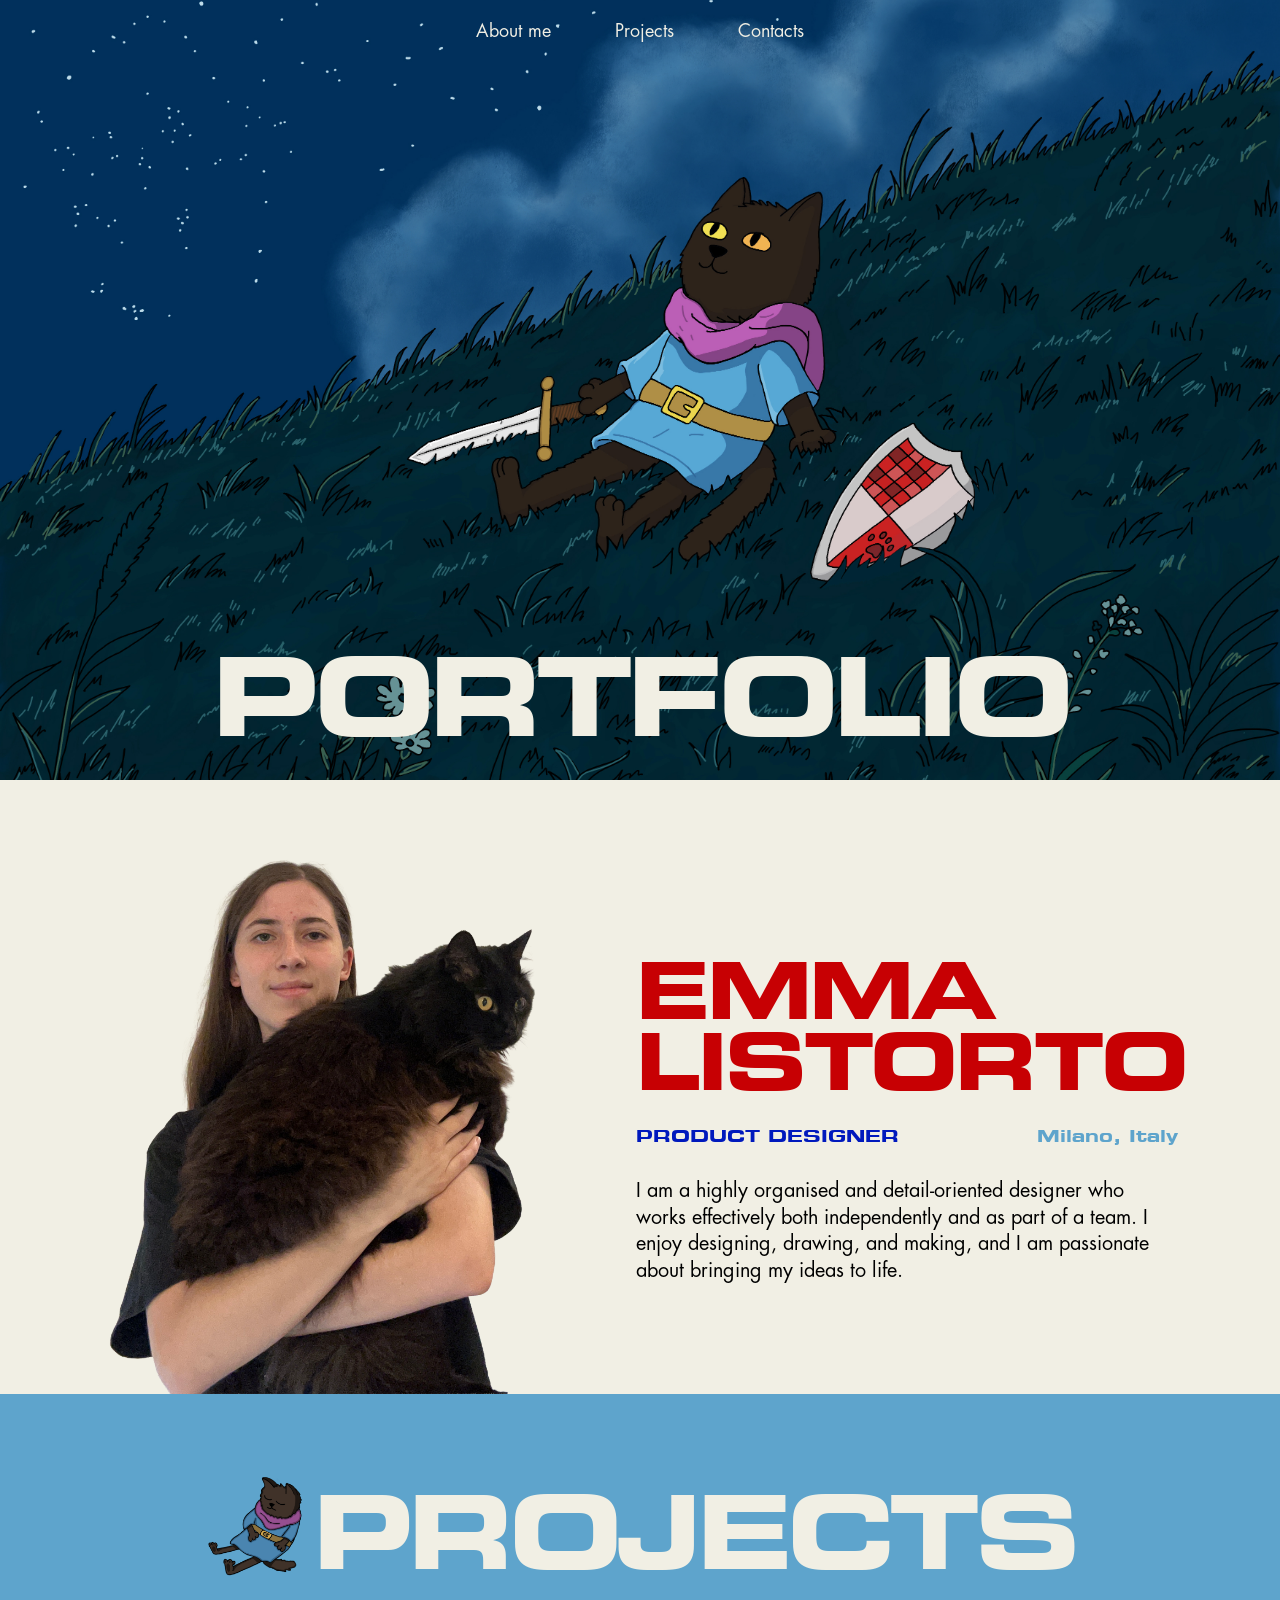
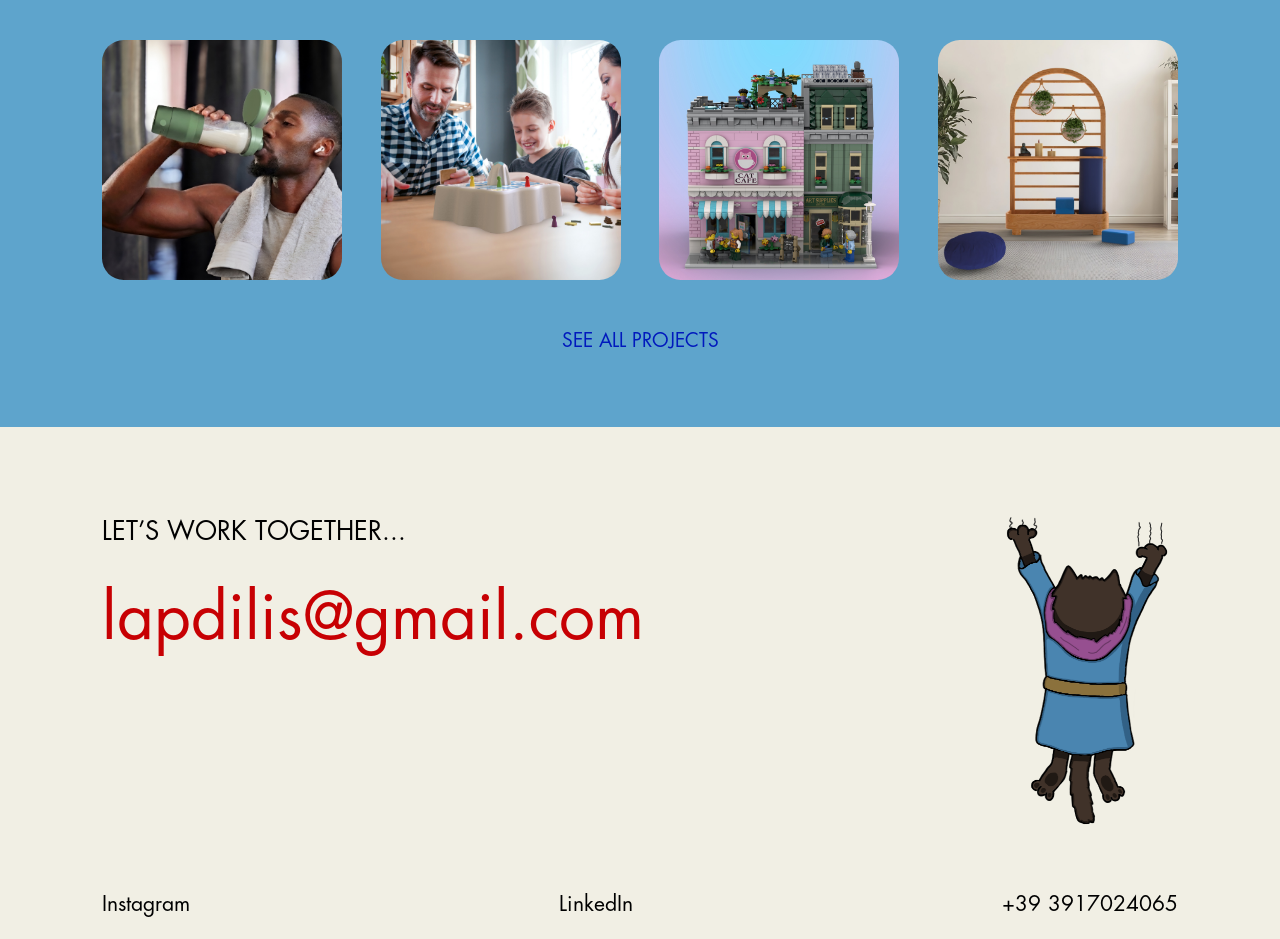
<file: index.html>
<!DOCTYPE html>
<html lang="en">

<head>
    <meta charset="UTF-8">
    <meta name="viewport" content="width=device-width, initial-scale=1.0">

    <title>Emma Listorto — Portfolio</title>

    <meta
        name="description"
        content="Emma Listorto — Product Designer"
    >

    <link rel="stylesheet" href="css/style.css">
</head>


<body>

    <!-- =====================================================
         HERO
         ===================================================== -->

    <header class="hero" id="home">

        <nav class="navbar" aria-label="Main navigation">
            <a href="#about">About me</a>
            <a href="#projects">Projects</a>
            <a href="#contacts">Contacts</a>
        </nav>

        <h1 class="hero-title">PORTFOLIO</h1>

    </header>


    <main>

        <!-- =================================================
             ABOUT
             ================================================= -->

        <section class="about section-cream" id="about">

            <div class="about-inner">

                <div class="about-image-wrap">
                    <img
                        class="about-image"
                        src="images/v1_32.png"
                        alt="Emma holding her cat"
                    >
                </div>

                <div class="about-content">

                    <h2 class="about-name">
                        EMMA<br>
                        LISTORTO
                    </h2>

                    <div class="about-meta">

                        <span class="about-role">
                            PRODUCT DESIGNER
                        </span>

                        <span class="about-location">
                            Milano, Italy
                        </span>

                    </div>

                    <p class="about-description">
                        I am a highly organised and detail-oriented designer who works effectively
                        both independently and as part of a team. I enjoy designing, drawing, and
                        making, and I am passionate about bringing my ideas to life.
                    </p>

                </div>

            </div>

        </section>


        <!-- =================================================
             PROJECTS
             ================================================= -->

        <section class="projects section-blue" id="projects">

            <div class="projects-heading">

                <img
                    class="projects-cat"
                    src="images/v1_24.png"
                    alt=""
                    aria-hidden="true"
                >

                <h2>PROJECTS</h2>

            </div>


            <div class="projects-grid">

                <!-- FRU FRU -->

                <a
                    class="project-card project-card-image"
                    href="fru-fru.html"
                    aria-label="FRU FRU — Portable blender"
                    style="background-image: url('images/blender.png');"
                ></a>


                <!-- SIKU -->

                <a
                    class="project-card project-card-image"
                    href="siku.html"
                    aria-label="SIKU — Kids board game"
                    style="background-image: url('images/siku.jpg');"
                ></a>


                <!-- LEGO -->

                <a
                    class="project-card project-card-image"
                    href="lego.html"
                    aria-label="CAT CAFE & ART SUPPLIES SHOP — Lego design submission"
                    style="background-image: url('images/lego.jpg');"
                ></a>


                <!-- ZENIT -->

                <a
                    class="project-card project-card-image"
                    href="zenit.html"
                    aria-label="ZENIT — Yoga shelf"
                    style="background-image: url('images/zenit.jpg');"
                ></a>

            </div>


            <a
                class="all-projects-link"
                href="all-projects.html"
            >
                SEE ALL PROJECTS
            </a>

        </section>


        <!-- =================================================
             CONTACTS
             ================================================= -->

        <section class="contacts section-cream" id="contacts">

            <div class="contacts-inner">

                <div class="contacts-main">

                    <p class="contact-intro">
                        LET’S WORK TOGETHER...
                    </p>

                    <a
                        class="email"
                        href="mailto:lapdilis@gmail.com"
                    >
                        lapdilis@gmail.com
                    </a>

                </div>

                <img
                    class="contacts-cat"
                    src="images/v1_23.png"
                    alt=""
                    aria-hidden="true"
                >

                <div class="contact-links">

                    <a href="#" aria-label="Instagram">
                        Instagram
                    </a>

                    <a href="#" aria-label="LinkedIn">
                        LinkedIn
                    </a>

                    <a
                        href="tel:+393917024065"
                        aria-label="Phone number"
                    >
                        +39 3917024065
                    </a>

                </div>

            </div>

        </section>

    </main>

</body>

</html>
</file>
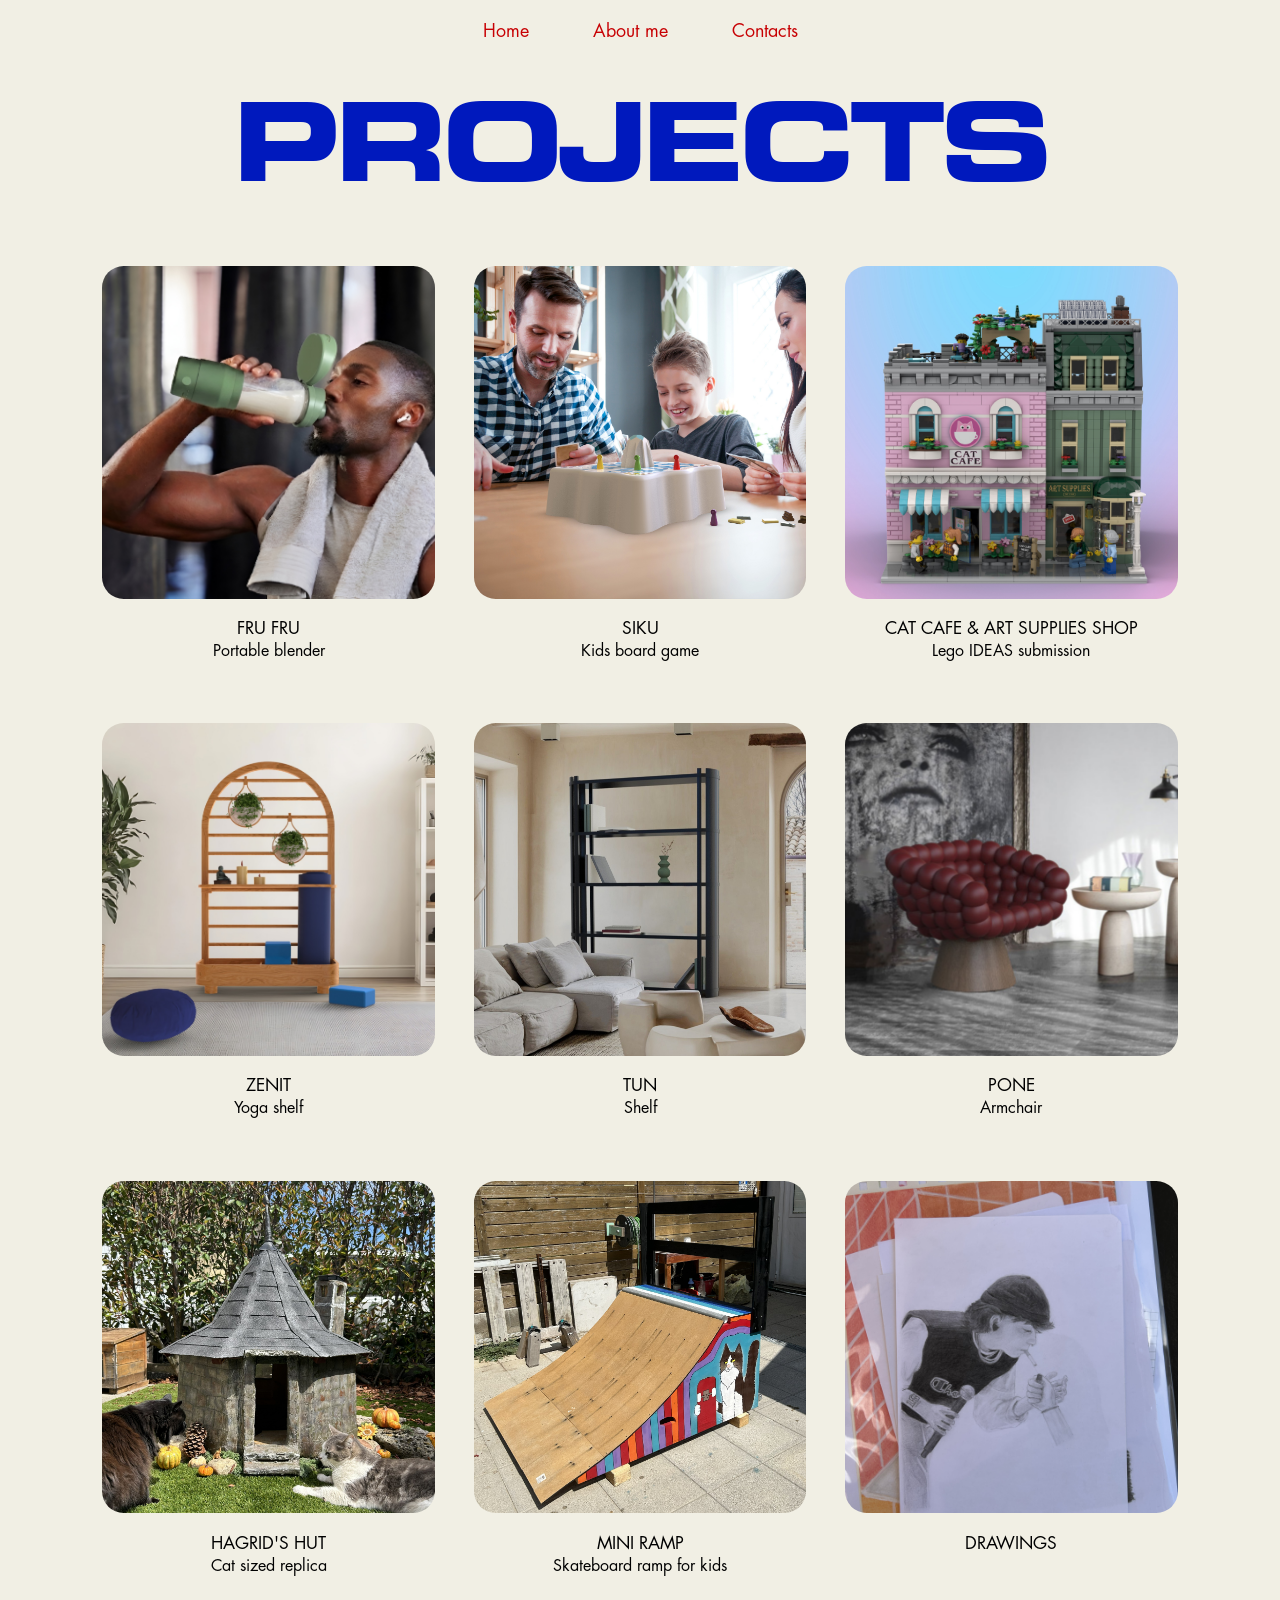
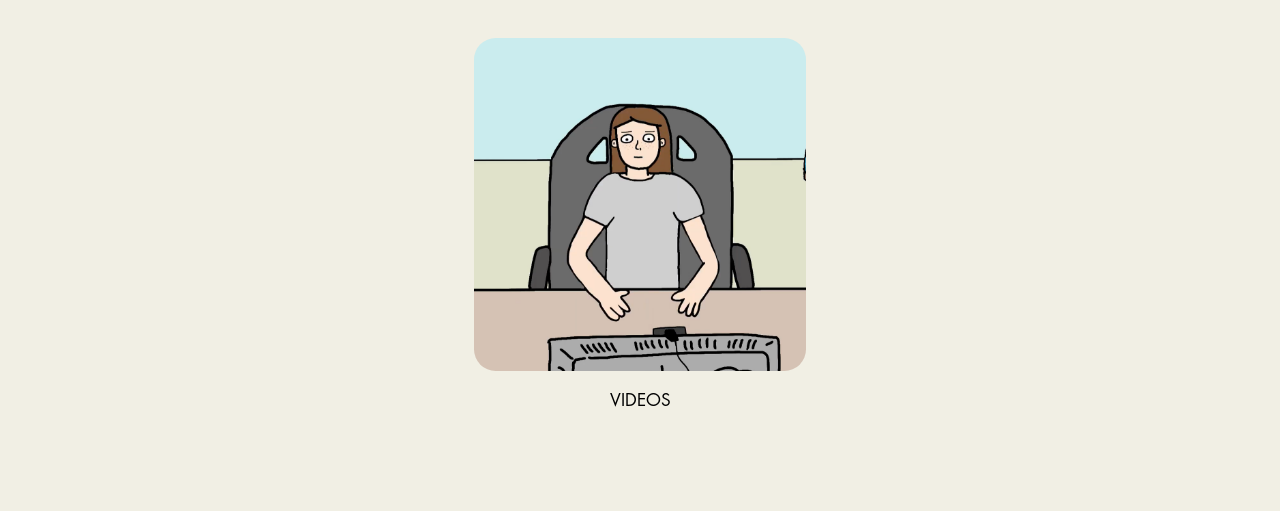
<file: all-projects.html>
<!DOCTYPE html>
<html lang="en">

<head>

    <meta charset="UTF-8">

    <meta
        name="viewport"
        content="width=device-width, initial-scale=1.0"
    >

    <title>Projects — Emma Listorto</title>

    <meta
        name="description"
        content="PORTFOLIO - All projects"
    >

    <link
        rel="stylesheet"
        href="css/all-projects.css"
    >

</head>


<body>

    <!-- =====================================================
         NAVIGATION
         ===================================================== -->

    <header class="projects-header">

        <nav
            class="navbar"
            aria-label="Main navigation"
        >

            <a href="index.html#home">
                Home
            </a>

            <a href="index.html#about">
                About me
            </a>

            <a href="index.html#contacts">
                Contacts
            </a>

        </nav>

    </header>


    <main>

        <!-- =================================================
             PROJECTS
             ================================================= -->

        <section class="all-projects">

            <h1 class="projects-title">
                PROJECTS
            </h1>


            <div class="all-projects-grid">


                <!-- =================================================
                     PROJECT 1 — FRU FRU
                     ================================================= -->

                <a
                    class="project-item"
                    href="fru-fru.html"
                    aria-label="FRU FRU — Portable blender"
                >

                    <div
                        class="project-image"
                        style="background-image: url('images/blender.png');"
                    ></div>

                    <div class="project-info">

                        <h2>
                            FRU FRU
                        </h2>

                        <p>
                            Portable blender
                        </p>

                    </div>

                </a>


                <!-- =================================================
                     PROJECT 2 — SIKU
                     ================================================= -->

                <a
                    class="project-item"
                    href="siku.html"
                    aria-label="SIKU — Kids board game"
                >

                    <div
                        class="project-image"
                        style="background-image: url('images/siku.jpg');"
                    ></div>

                    <div class="project-info">

                        <h2>
                            SIKU
                        </h2>

                        <p>
                            Kids board game
                        </p>

                    </div>

                </a>


                <!-- =================================================
                     PROJECT 3 — LEGO
                     ================================================= -->

                <a
                    class="project-item"
                    href="lego.html"
                    aria-label="CAT CAFE & ART SUPPLIES SHOP — Lego IDEAS submission"
                >

                    <div
                        class="project-image"
                        style="background-image: url('images/lego.jpg');"
                    ></div>

                    <div class="project-info">

                        <h2>
                            CAT CAFE &amp; ART SUPPLIES SHOP
                        </h2>

                        <p>
                            Lego IDEAS submission
                        </p>

                    </div>

                </a>


                <!-- =================================================
                     PROJECT 4 — ZENIT
                     ================================================= -->

                <a
                    class="project-item"
                    href="zenit.html"
                    aria-label="ZENIT — Yoga shelf"
                >

                    <div
                        class="project-image"
                        style="background-image: url('images/zenit.jpg');"
                    ></div>

                    <div class="project-info">

                        <h2>
                            ZENIT
                        </h2>

                        <p>
                            Yoga shelf
                        </p>

                    </div>

                </a>


                <!-- =================================================
                     PROJECT 5 — TUN
                     ================================================= -->

                <a
                    class="project-item"
                    href="tun.html"
                    aria-label="TUN — Shelf"
                >

                    <div
                        class="project-image"
                        style="background-image: url('images/tun.jpg');"
                    ></div>

                    <div class="project-info">

                        <h2>
                            TUN
                        </h2>

                        <p>
                            Shelf
                        </p>

                    </div>

                </a>


                <!-- =================================================
                     PROJECT 6 — PONE
                     ================================================= -->

                <a
                    class="project-item"
                    href="pone.html"
                    aria-label="PONE — Armchair"
                >

                    <div
                        class="project-image"
                        style="background-image: url('images/pone.png');"
                    ></div>

                    <div class="project-info">

                        <h2>
                            PONE
                        </h2>

                        <p>
                            Armchair
                        </p>

                    </div>

                </a>


                <!-- =================================================
                     PROJECT 7 — HAGRID'S HUT
                     ================================================= -->

                <a
                    class="project-item"
                    href="hagrids-hut.html"
                    aria-label="Hagrid's Hut — Cat sized replica"
                >

                    <div
                        class="project-image"
                        style="background-image: url('images/hagrids-hut.jpg');"
                    ></div>

                    <div class="project-info">

                        <h2>
                            HAGRID'S HUT
                        </h2>

                        <p>
                            Cat sized replica
                        </p>

                    </div>

                </a>


                <!-- =================================================
                     PROJECT 8 — MINI RAMP
                     ================================================= -->

                <a
                    class="project-item"
                    href="mini-ramp.html"
                    aria-label="Mini Ramp — Skateboard ramp for kids"
                >

                    <div
                        class="project-image"
                        style="background-image: url('images/mini-ramp.jpg');"
                    ></div>

                    <div class="project-info">

                        <h2>
                            MINI RAMP
                        </h2>

                        <p>
                            Skateboard ramp for kids
                        </p>

                    </div>

                </a>


                <!-- =================================================
                     PROJECT 9 — DRAWINGS
                     ================================================= -->

                <a
                    class="project-item"
                    href="drawings.html"
                    aria-label="Drawings"
                >

                    <div
                        class="project-image"
                        style="background-image: url('images/drawings.jpg');"
                    ></div>

                    <div class="project-info">

                        <h2>
                            DRAWINGS
                        </h2>

                    </div>

                </a>


                <!-- =================================================
                     PROJECT 10 — VIDEOS
                     ================================================= -->

                <a
                    class="project-item project-item-video"
                    href="videos.html"
                    aria-label="Videos"
                >

                    <div
                        class="project-image"
                        style="background-image: url('images/videos.png');"
                    ></div>

                    <div class="project-info">

                        <h2>
                            VIDEOS
                        </h2>

                    </div>

                </a>


            </div>

        </section>

    </main>

</body>

</html>
</file>
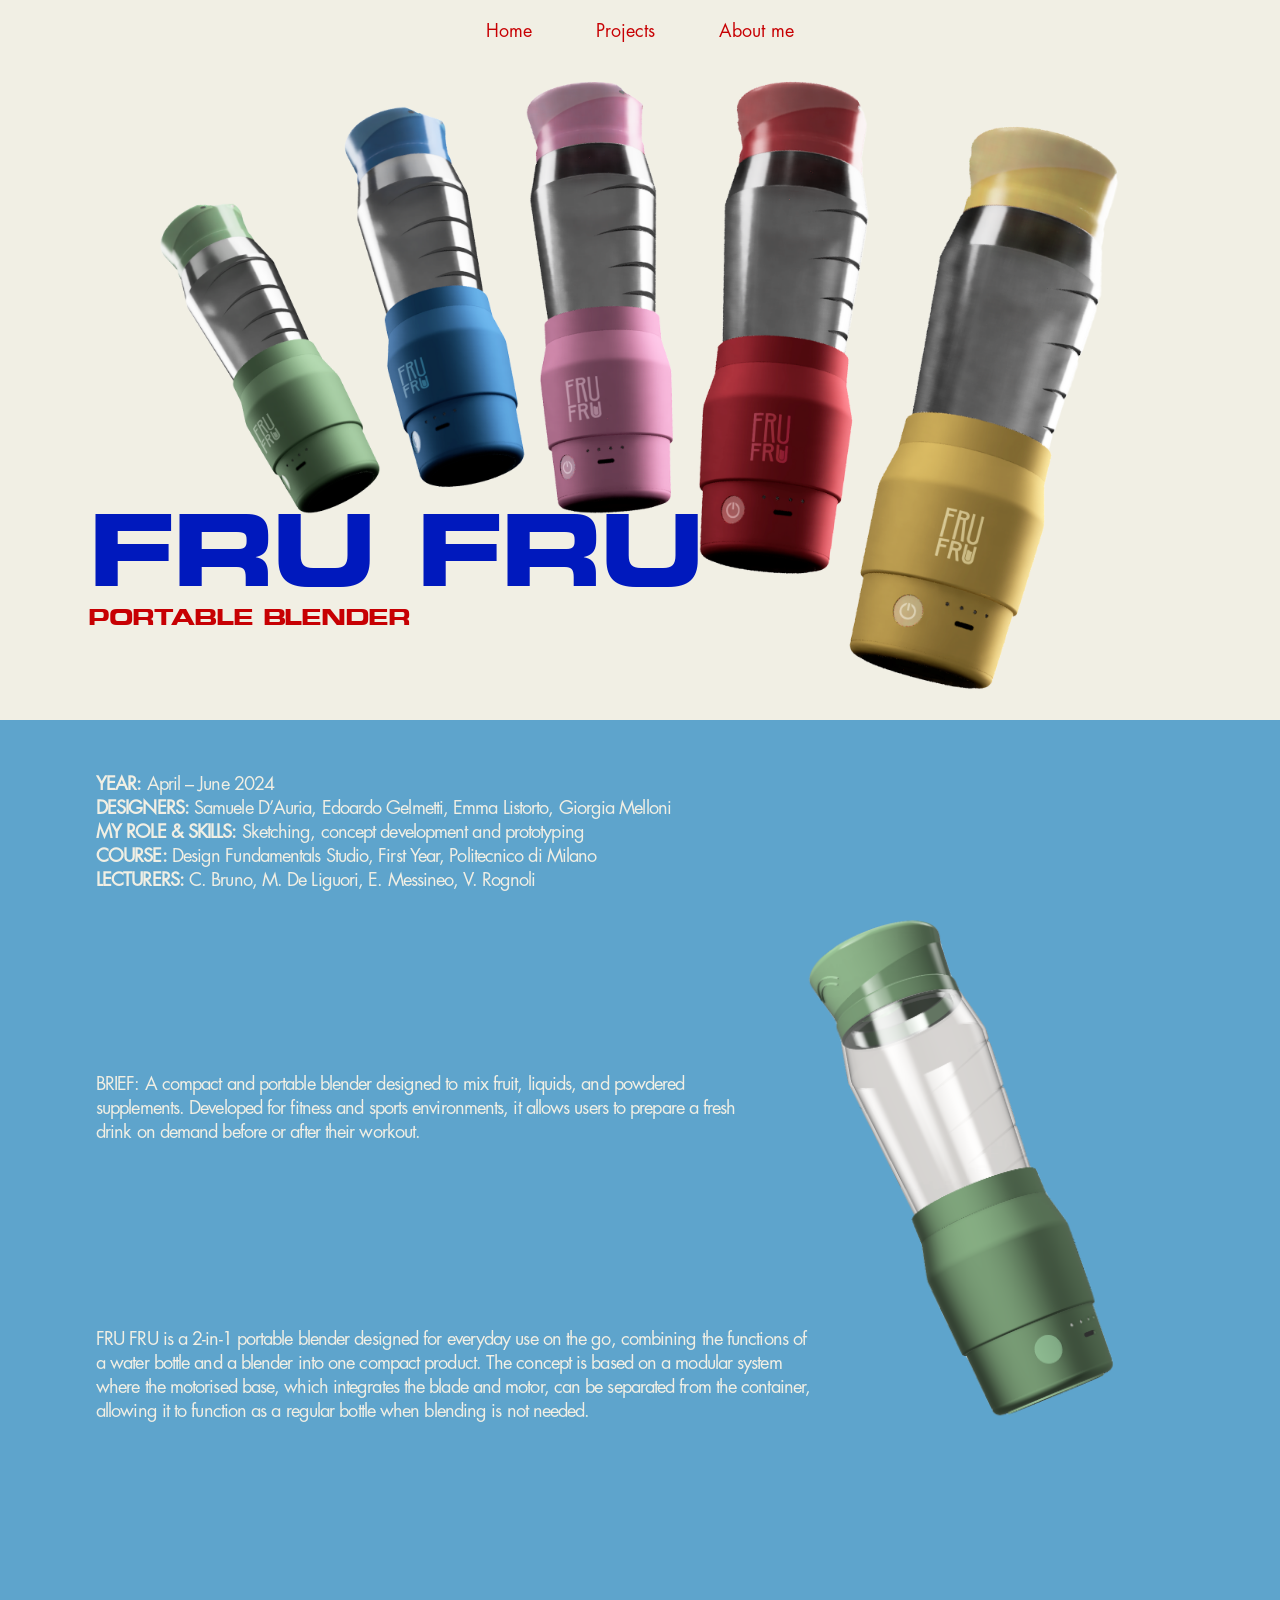
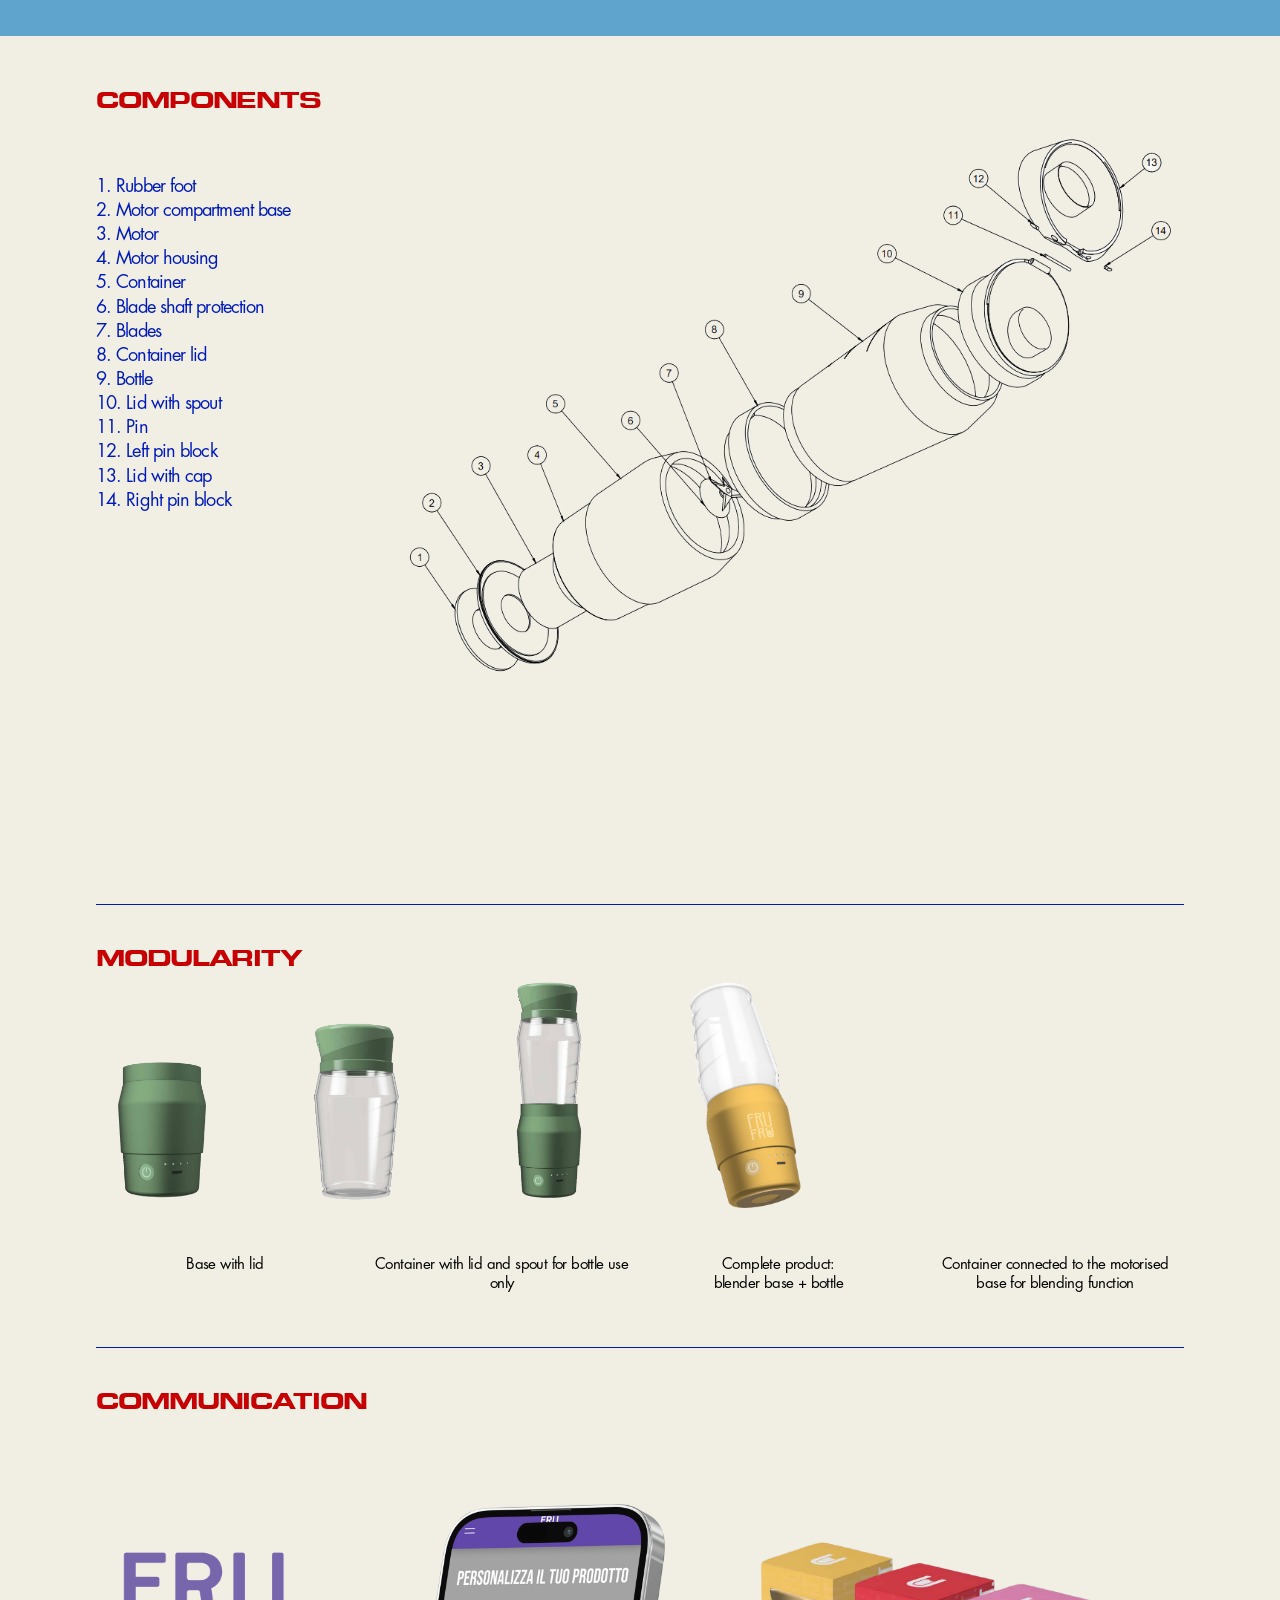
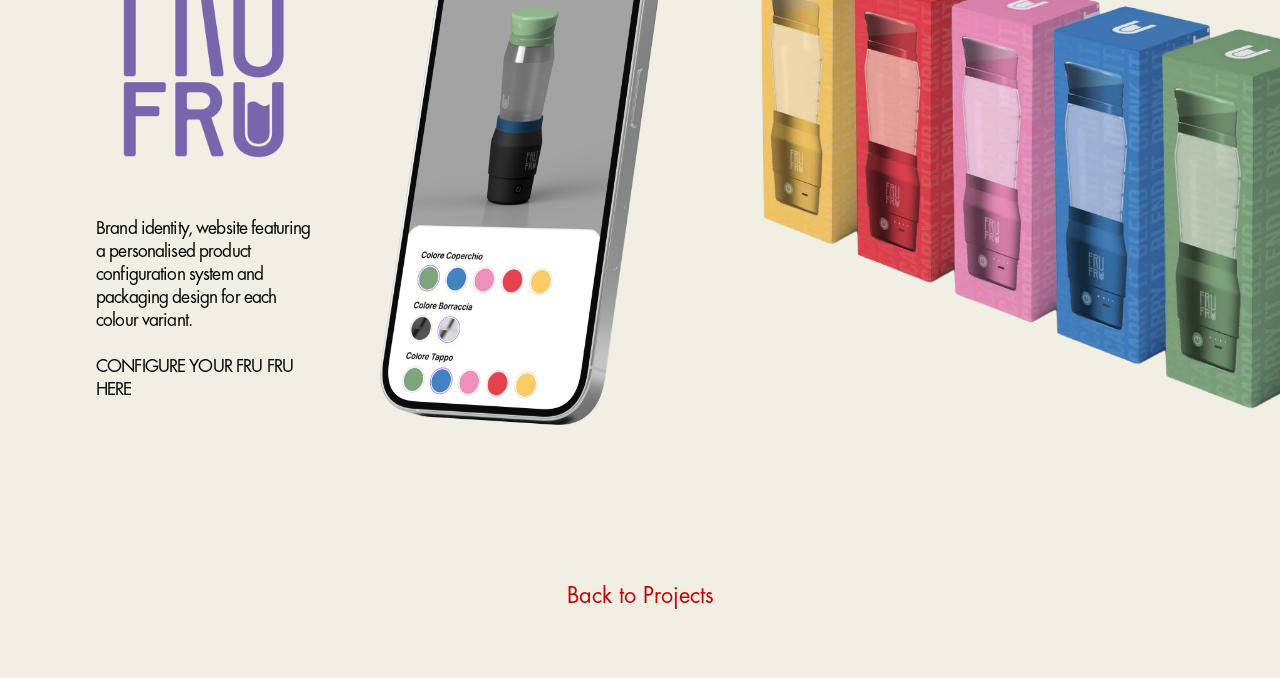
<file: fru-fru.html>
<!DOCTYPE html>
<html lang="en">

<head>

    <meta charset="UTF-8">

    <meta
        name="viewport"
        content="width=device-width, initial-scale=1.0"
    >

    <title>FRU FRU — Portable blender</title>

    <meta
        name="description"
        content="PORTFOLIO - Emma Listorto"
    >

    <link
        rel="stylesheet"
        href="css/fru-fru.css"
    >

</head>


<body>

    <!-- =====================================================
         NAVIGATION
         ===================================================== -->

    <header class="project-header">

        <nav
            class="navbar"
            aria-label="Main navigation"
        >

            <a href="index.html#home">
                Home
            </a>

            <a href="all-projects.html">
                Projects
            </a>

            <a href="index.html#about">
                About me
            </a>

        </nav>

    </header>


    <main>

        <!-- =================================================
             COVER
             ================================================= -->

        <section class="project-cover">

            <div class="cover-image"></div>

            <div class="cover-content">

                <h1>
                    FRU FRU
                </h1>

                <h2>
                    PORTABLE BLENDER
                </h2>

            </div>

        </section>


        <!-- =================================================
             INTRODUCTION
             ================================================= -->

        <section class="project-intro">

            <div class="project-intro-content">

                <div class="project-details">

                    <p>
                        <strong>YEAR:</strong> April – June 2024<br>
                        <strong>DESIGNERS:</strong> Samuele D’Auria, Edoardo Gelmetti,
                        Emma Listorto, Giorgia Melloni<br>
                        <strong>MY ROLE &amp; SKILLS:</strong> Sketching, concept development
                        and prototyping<br>
                        <strong>COURSE:</strong> Design Fundamentals Studio, First Year,
                        Politecnico di Milano<br>
                        <strong>LECTURERS:</strong> C. Bruno, M. De Liguori,
                        E. Messineo, V. Rognoli
                    </p>

                </div>

                <div class="intro-render">
                    <img
                        src="images/Render diagonale.png"
                        alt="FRU FRU portable blender render"
                    >
                </div>

                <div class="brief">

                    <p>
                        <span>BRIEF:</span> A compact and portable blender designed to mix
                        fruit, liquids, and powdered supplements. Developed for fitness and
                        sports environments, it allows users to prepare a fresh drink on demand
                        before or after their workout.
                    </p>

                </div>

                <div class="project-description">

                    <p>
                        FRU FRU is a 2-in-1 portable blender designed for everyday use on the go,
                        combining the functions of a water bottle and a blender into one compact
                        product. The concept is based on a modular system where the motorised base,
                        which integrates the blade and motor, can be separated from the container,
                        allowing it to function as a regular bottle when blending is not needed.
                    </p>

                </div>

            </div>

        </section>


        <!-- =================================================
             COMPONENTS
             ================================================= -->

        <section class="components-section">

            <div class="section-heading">
                COMPONENTS
            </div>

            <div class="components-content">

                <div class="components-list">

                    <p>
                        1. Rubber foot<br>
                        2. Motor compartment base<br>
                        3. Motor<br>
                        4. Motor housing<br>
                        5. Container<br>
                        6. Blade shaft protection<br>
                        7. Blades<br>
                        8. Container lid<br>
                        9. Bottle<br>
                        10. Lid with spout<br>
                        11. Pin<br>
                        12. Left pin block<br>
                        13. Lid with cap<br>
                        14. Right pin block
                    </p>

                </div>

                <div class="exploded-view">

                    <img
                        src="images/esploso frufru.jpg"
                        alt="Exploded view of FRU FRU"
                    >

                </div>

            </div>

        </section>


       <!-- =================================================
     MODULARITY
     ================================================= -->

<section class="modularity-section">

    <div class="section-heading">
        MODULARITY
    </div>

    <div class="modularity-content">

        <!-- FOUR CONFIGURATIONS -->
        <div class="modularity-main">

            <div class="modularity-image">

                <img
                    src="images/moduli.png"
                    alt="FRU FRU modular configurations"
                >

            </div>

            <div class="modularity-captions">

                <p>
                    Base with lid
                </p>

                <p>
                    Container with lid and spout for bottle use only
                </p>

                <p>
                    Complete product:<br>
                    blender base + bottle
                </p>

                <p>
                    Container connected to the motorised base for blending function
                </p>

            </div>

        </div>


        <!-- FRULLS -->
        <div class="frulls-image">

            <img
                src="images/Frulls.png"
                alt="FRU FRU product configurations"
            >

        </div>

    </div>

</section>


        <!-- =================================================
             COMMUNICATION
             ================================================= -->

        <section class="communication-section">

            <div class="section-heading">
                COMMUNICATION
            </div>

            <div class="communication-content">

                <div class="brand-content">

                    <img
                        src="images/logo fru.png"
                        alt="FRU FRU logo and colour palette"
                    >

                   <p> Brand identity, website featuring a personalised product configuration system 				and packaging design for each colour variant.<br><br>

			
<a href="https://www.figma.com/proto/BzP7LhI7ebwjWB3QT0C78m/FRU-FRU?page-id=0%3A1&node-id=15-2&viewport=-1264%2C-364%2C0.48&t=ya7kAQLI8M97tsIZ-1&scaling=min-zoom&starting-point-node-id=15%3A2" target="_blank" rel="noopener noreferrer" > CONFIGURE YOUR FRU FRU HERE</a> </p>

                </div>

                <div class="phone-content">

                    <img
                        src="images/telefono.png"
                        alt="FRU FRU website on smartphone"
                    >

                </div>

                <div class="packaging-content">

                    <img
                        src="images/packaging.png"
                        alt="FRU FRU packaging and website"
                    >

                </div>

            </div>

        </section>


        <!-- =================================================
             BACK TO PROJECTS
             ================================================= -->

        <div class="back-to-projects">

            <a href="all-projects.html">
                Back to Projects
            </a>

        </div>

    </main>

</body>

</html>
</file>
<file: css/style.css>
/* =========================================================
   LAPDI DESIGNS — RESPONSIVE PORTFOLIO
   ========================================================= */


/* =========================================================
   FONTS
   ========================================================= */

@font-face {
    font-family: "Eurostile Extended";
    src: url("fonts/EurostileExtendedBlack.ttf") format("truetype");
    font-weight: 900;
    font-style: normal;
}

@font-face {
    font-family: "Futura Book";
    src: url("fonts/FuturaBook.otf") format("opentype");
    font-weight: 400;
    font-style: normal;
}


/* =========================================================
   VARIABLES
   ========================================================= */

:root {
    --cream: #f1efe4;
    --red: #c70003;
    --blue: #5ea4cc;
    --dark-blue: #0019bd;
    --card: #d9d9d9;
    --text: #000;

    --display-font: "Eurostile Extended", sans-serif;
    --body-font: "Futura Book", sans-serif;
}


/* =========================================================
   RESET
   ========================================================= */

*,
*::before,
*::after {
    box-sizing: border-box;
}

html {
    scroll-behavior: smooth;
}

body {
    margin: 0;

    background: var(--cream);
    color: var(--text);

    font-family: var(--body-font);

    overflow-x: hidden;
}

a {
    color: inherit;
    text-decoration: none;
}

img {
    display: block;
    max-width: 100%;
}


/* =========================================================
   HERO
   ========================================================= */

.hero {
    position: relative;

    width: 100%;
    height: min(61vw, 780px);
    min-height: 380px;

    background-image: url("../images/v1_3.jpg");
    background-size: cover;
    background-position: center 42%;
    background-repeat: no-repeat;

    overflow: hidden;
}


/* =========================================================
   NAVIGATION
   ========================================================= */

.navbar {
    position: absolute;
    z-index: 10;

    top: 22px;
    left: 50%;

    transform: translateX(-50%);

    display: flex;

    justify-content: center;
    align-items: center;

    gap: clamp(28px, 5vw, 80px);

    width: max-content;
}

.navbar a {
    color: var(--cream);

    font-size: clamp(14px, 1.4vw, 24px);

    line-height: 1;

    white-space: nowrap;

    transition: opacity 0.2s ease;
}

.navbar a:hover,
.navbar a:focus-visible {
    opacity: 0.65;
}


/* =========================================================
   HERO TITLE
   ========================================================= */

.hero-title {
    position: absolute;
    z-index: 5;

    left: 0;
    right: 0;
    bottom: 5%;

    width: 100%;

    margin: 0;

    padding: 0 15px;

    color: var(--cream);

    font-family: var(--display-font);

    /* MODIFICATO: dimensione realmente fluida */
    font-size: min(8.5vw, 210px);

    line-height: 0.85;

    letter-spacing: -0.055em;

    text-align: center;

    white-space: nowrap;

    overflow: visible;
}


/* =========================================================
   COMMON SECTIONS
   ========================================================= */

.section-cream {
    background: var(--cream);
}

.section-blue {
    background: var(--blue);
}


/* =========================================================
   ABOUT
   ========================================================= */

.about {
    position: relative;

    height: clamp(600px, 48vw, 850px);

    padding:
        clamp(45px, 5vw, 80px)
        clamp(28px, 8vw, 150px)
        0;

    overflow: hidden;
}


/* ---------- ABOUT INNER ---------- */

.about-inner {
    position: relative;

    width: min(1500px, 100%);
    height: 100%;

    margin: 0 auto;

    display: grid;

    grid-template-columns:
        minmax(300px, 0.9fr)
        minmax(400px, 1.1fr);

    column-gap: clamp(45px, 7vw, 120px);
}


/* ---------- ABOUT IMAGE ---------- */

.about-image-wrap {
    position: relative;

    height: 100%;

    display: flex;

    justify-content: center;
    align-items: flex-end;
}

.about-image {
    width: min(100%, 560px);

    height: auto;

    object-fit: contain;

    object-position: bottom center;

    align-self: flex-end;
}


/* ---------- ABOUT CONTENT ---------- */

.about-content {
    width: 100%;
    max-width: 850px;

    align-self: center;

    container-type: inline-size;
}


/* ---------- NAME ---------- */

.about-name {
    width: 100%;
    max-width: 850px;

    margin: 0;

    color: var(--red);

    font-family: var(--display-font);

    font-size: clamp(42px, 14.5cqw, 123px);

    line-height: 0.9;

    letter-spacing: -0.04em;

    text-align: left;

    white-space: nowrap;
}


/* ---------- META ---------- */

.about-meta {
    display: flex;

    flex-direction: row;

    justify-content: space-between;
    align-items: center;

    width: 100%;

    gap: clamp(10px, 2vw, 30px);

    margin:
        clamp(25px, 2.5vw, 40px)
        0;

    font-family: var(--display-font);

    font-size: clamp(10px, 1.35vw, 27px);

    line-height: 1;

    white-space: nowrap;
}

.about-role {
    color: var(--dark-blue);

    white-space: nowrap;
}

.about-location {
    color: var(--blue);

    text-align: right;

    white-space: nowrap;
}


/* ---------- DESCRIPTION ---------- */

.about-description {
    width: 100%;
    max-width: 850px;

    margin: 0;

    color: var(--text);

    font-family: var(--body-font);

    font-size: clamp(17px, 1.55vw, 30px);

    line-height: 1.35;
}


/* =========================================================
   PROJECTS
   ========================================================= */

.projects {
    position: relative;

    z-index: 1;

    padding:
        clamp(60px, 6vw, 105px)
        clamp(28px, 8vw, 150px)
        clamp(70px, 6vw, 110px);

    overflow: visible;
}


/* =========================================================
   PROJECTS HEADING
   ========================================================= */

.projects-heading {
    position: relative;

    width: fit-content;

    max-width: 100%;

    margin:
        0 auto
        clamp(55px, 5vw, 95px);

    display: flex;

    justify-content: center;

    align-items: flex-end;

    gap: clamp(2px, 0.45vw, 8px);

    overflow: visible;
}


/* =========================================================
   PROJECTS TITLE
   ========================================================= */

.projects-heading h2 {
    flex: 0 1 auto;

    min-width: 0;

    margin: 0;

    color: var(--cream);

    font-family: var(--display-font);

    /* MODIFICATO: leggermente più piccolo per garantire
       che gatto + PROJECTS rimangano sempre nel viewport */
    font-size: min(8vw, 180px);

    line-height: 0.9;

    letter-spacing: -0.055em;

    text-align: center;

    white-space: nowrap;

    overflow: visible;
}


/* =========================================================
   PROJECTS CAT
   ========================================================= */

.projects-cat {
    position: relative;

    width: clamp(70px, 8vw, 135px);

    height: auto;

    flex: 0 1 auto;

    flex-shrink: 0;

    transform: translateY(2%);
}


/* =========================================================
   PROJECT GRID — HOME
   ========================================================= */

.projects-grid {
    width: min(1500px, 100%);

    margin: 0 auto;

    display: grid;

    grid-template-columns:
        repeat(4, minmax(0, 1fr));

    gap: clamp(20px, 3vw, 45px);
}


/* =========================================================
   PROJECT CARD
   ========================================================= */

.project-card {
    display: block;

    width: 100%;

    aspect-ratio: 1 / 1;

    background: var(--card);

    border-radius: clamp(16px, 1.7vw, 30px);

    overflow: hidden;

    transition:
        transform 0.25s ease,
        opacity 0.25s ease;
}

.project-card:hover,
.project-card:focus-visible {
    transform: translateY(-8px);

    opacity: 0.9;
}


/* ---------- PROJECT IMAGE ---------- */

.project-card-image {
    background-position: center;

    background-size: cover;

    background-repeat: no-repeat;
}


/* =========================================================
   SEE ALL PROJECTS
   ========================================================= */

.all-projects-link {
    display: block;

    width: fit-content;

    margin:
        clamp(35px, 4vw, 55px)
        auto
        0;

    color: var(--dark-blue);

    font-family: var(--body-font);

    font-size: clamp(14px, 1.5vw, 26px);

    line-height: 1;

    text-align: center;

    white-space: nowrap;

    transition: opacity 0.2s ease;
}

.all-projects-link:hover,
.all-projects-link:focus-visible {
    opacity: 0.65;
}


/* =========================================================
   CONTACTS
   ========================================================= */

.contacts {
    position: relative;

    z-index: 2;

    min-height: clamp(470px, 40vw, 760px);

    padding:
        clamp(80px, 7vw, 140px)
        clamp(28px, 8vw, 150px)
        25px;

    overflow: visible;

    display: flex;

    flex-direction: column;
}


/* ---------- CONTACT INNER ---------- */

.contacts-inner {
    position: relative;

    width: min(1500px, 100%);

    flex: 1;

    min-height: 0;

    margin: 0 auto;

    display: flex;

    flex-direction: column;
}


/* ---------- CONTACT MAIN ---------- */

.contacts-main {
    position: relative;

    z-index: 3;
}


/* ---------- INTRO ---------- */

.contact-intro {
    margin:
        0
        0
        clamp(28px, 3vw, 50px);

    font-size: clamp(18px, 2vw, 40px);

    line-height: 1.1;

    white-space: nowrap;
}


/* =========================================================
   EMAIL
   ========================================================= */

.email {
    display: inline-block;

    color: var(--red);

    font-size: clamp(35px, 5vw, 96px);

    line-height: 1;

    transition: opacity 0.2s ease;

    white-space: nowrap;

    overflow: visible;
}

.email:hover,
.email:focus-visible {
    opacity: 0.65;
}


/* =========================================================
   CONTACT CAT
   ========================================================= */

.contacts-cat {
    position: absolute;

    z-index: 10;

    width: clamp(130px, 14vw, 270px);

    height: auto;

    right: 0;

    top: 0;
}


/* =========================================================
   CONTACT LINKS
   ========================================================= */

.contact-links {
    position: relative;

    z-index: 3;

    margin-top: auto;

    padding: 0;

    display: flex;

    flex-direction: row;

    justify-content: space-between;

    align-items: flex-end;

    width: 100%;

    gap: clamp(10px, 3vw, 40px);

    font-size: clamp(16px, 1.65vw, 32px);

    line-height: 1;

    white-space: nowrap;
}

.contact-links a {
    display: block;

    flex: 0 1 auto;

    min-width: 0;

    white-space: nowrap;
}

.contact-links a:nth-child(1) {
    text-align: left;
}

.contact-links a:nth-child(2) {
    text-align: center;
}

.contact-links a:nth-child(3) {
    text-align: right;
}

.contact-links a:hover,
.contact-links a:focus-visible {
    text-decoration: underline;
}


/* =========================================================
   TABLET
   ========================================================= */

@media (max-width: 900px) {

    /* ---------- HERO ---------- */

    .hero {
        height: 62vw;

        min-height: 340px;

        background-position: center 42%;
    }

    .hero-title {
        /* MODIFICATO */
        font-size: min(8.5vw, 150px);

        padding-left: 15px;
        padding-right: 15px;
    }


    /* ---------- ABOUT ---------- */

    .about {
        height: clamp(520px, 58vw, 700px);

        padding-top: 55px;
    }

    .about-inner {
        grid-template-columns:
            minmax(240px, 0.8fr)
            minmax(300px, 1.2fr);

        column-gap: 45px;
    }

    .about-content {
        width: 100%;

        max-width: 850px;

        align-self: center;
    }

    .about-name {
        width: 100%;

        font-size: clamp(40px, 14.5cqw, 95px);
    }

    .about-meta {
        gap: 12px;

        font-size: clamp(9px, 1.7vw, 18px);

        white-space: nowrap;
    }

    .about-role,
    .about-location {
        white-space: nowrap;
    }


    /* ---------- PROJECTS ---------- */

    .projects-heading {
        gap: clamp(2px, 0.45vw, 6px);

        max-width: calc(100vw - 40px);
    }

    .projects-heading h2 {
        /* MODIFICATO */
        font-size: min(8vw, 120px);
    }

    .projects-cat {
        width: clamp(55px, 8vw, 95px);
    }

    .projects-grid {
        grid-template-columns:
            repeat(2, minmax(0, 1fr));

        gap: 25px;
    }

    .project-card {
        aspect-ratio: 1 / 1;

        border-radius: 20px;
    }

    .all-projects-link {
        margin-top: 35px;

        font-size: clamp(13px, 2vw, 20px);
    }


    /* ---------- CONTACTS ---------- */

    .contacts {
        padding-bottom: 20px;
    }

    .contacts-cat {
        width: 195px;

        right: -5px;

        top: 0;
    }

    .contact-links {
        gap: 20px;

        font-size: clamp(14px, 1.9vw, 24px);

        white-space: nowrap;
    }

    .contact-links a {
        white-space: nowrap;
    }
}


/* =========================================================
   MOBILE
   ========================================================= */

@media (max-width: 650px) {

    /* ---------- HERO ---------- */

    .hero {
        height: 100svh;

        min-height: 560px;
        max-height: 760px;

        background-position: 56% 42%;
    }

    .navbar {
        top: 22px;

        gap: 22px;

        width: 100%;

        padding: 0 18px;
    }

    .navbar a {
        font-size: 15px;
    }


    /* ---------- HERO TITLE ---------- */

    .hero-title {
        width: 100%;

        padding:
            0
            12px;

        /* MODIFICATO */
        font-size: min(10.5vw, 90px);

        line-height: 0.85;

        letter-spacing: -0.065em;

        white-space: nowrap;

        text-align: center;
    }


    /* =====================================================
       ABOUT — MOBILE
       ===================================================== */

    .about {
        height: auto;

        min-height: 0;

        padding:
            55px
            24px
            65px;
    }

    .about-inner {
        width: 100%;

        height: auto;

        display: flex;

        flex-direction: column;

        gap: 30px;
    }

    .about-image-wrap {
        width: 100%;

        height: auto;

        min-height: 0;

        display: flex;

        justify-content: center;

        align-items: flex-end;
    }

    .about-image {
        width: min(90%, 420px);

        height: auto;

        align-self: flex-end;
    }

    .about-content {
        width: 100%;

        max-width: none;

        align-self: auto;

        container-type: inline-size;
    }

    .about-name {
        width: 100%;

        max-width: none;

        font-size: clamp(38px, 14.5cqw, 95px);

        text-align: left;

        white-space: nowrap;
    }

    .about-meta {
        width: 100%;

        flex-direction: row;

        justify-content: space-between;

        align-items: center;

        gap: 8px;

        margin: 25px 0;

        font-size: clamp(8px, 2.8vw, 15px);

        white-space: nowrap;
    }

    .about-role,
    .about-location {
        white-space: nowrap;
    }

    .about-description {
        width: 100%;

        font-size: 17px;

        line-height: 1.45;
    }


    /* =====================================================
       PROJECTS — MOBILE
       ===================================================== */

    .projects {
        padding:
            60px
            24px
            75px;

        overflow: visible;
    }

    .projects-heading {
        width: fit-content;

        max-width: calc(100vw - 36px);

        margin:
            0 auto
            45px;

        display: flex;

        justify-content: center;

        align-items: flex-end;

        gap: clamp(2px, 0.8vw, 5px);

        overflow: visible;
    }

    .projects-heading h2 {
        flex: 0 1 auto;

        min-width: 0;

        /* MODIFICATO */
        font-size: min(10vw, 80px);

        line-height: 0.9;

        letter-spacing: -0.065em;

        white-space: nowrap;

        text-align: center;

        overflow: visible;
    }

    .projects-cat {
        /* MODIFICATO: proporzione leggermente più contenuta
           per lasciare spazio sufficiente a PROJECTS */
        width: min(8vw, 62px);

        min-width: 28px;

        max-width: 62px;

        flex: 0 1 auto;

        flex-shrink: 0;

        transform: translateY(2%);
    }


    /* ---------- PROJECT GRID ---------- */

    .projects-grid {
        width: 100%;

        grid-template-columns:
            repeat(2, minmax(0, 1fr));

        gap: 18px;
    }

    .project-card {
        width: 100%;

        aspect-ratio: 1 / 1;

        border-radius: 18px;
    }


    /* ---------- SEE ALL PROJECTS ---------- */

    .all-projects-link {
        margin-top: 30px;

        font-size: clamp(12px, 3.6vw, 17px);

        line-height: 1;

        white-space: nowrap;
    }


    /* =====================================================
       CONTACTS — MOBILE
       ===================================================== */

    .contacts {
        min-height: 0;

        height: clamp(400px, 100vw, 540px);

        padding:
            55px
            24px
            25px;

        overflow: visible;
    }

    .contacts-inner {
        width: 100%;

        height: 100%;

        min-height: 0;
    }


    /* ---------- CAT ---------- */

    .contacts-cat {
        width: min(29vw, 125px);

        right: -8px;

        top: 0;
    }


    /* ---------- INTRO ---------- */

    .contact-intro {
        width: calc(100% - 80px);

        max-width: none;

        margin:
            0
            0
            18px;

        font-size: clamp(10px, 3.5vw, 18px);

        line-height: 1;

        white-space: nowrap;
    }


    /* ---------- EMAIL ---------- */

    .email {
        display: block;

        width: max-content;

        max-width: 100%;

        font-size: min(6.2vw, 40px);

        line-height: 1.08;

        letter-spacing: -0.025em;

        white-space: nowrap;

        overflow: visible;
    }


    /* ---------- CONTACT LINKS ---------- */

    .contact-links {
        display: flex;

        flex-direction: row;

        justify-content: space-between;

        align-items: flex-end;

        width: 100%;

        margin-top: auto;

        padding: 0;

        gap: 6px;

        font-size: clamp(8px, 3.6vw, 18px);

        line-height: 1;

        white-space: nowrap;
    }

    .contact-links a {
        display: block;

        width: auto;

        max-width: none;

        flex: 0 1 auto;

        min-width: 0;

        white-space: nowrap;

        overflow: visible;
    }

    .contact-links a:nth-child(1) {
        text-align: left;
    }

    .contact-links a:nth-child(2) {
        text-align: center;
    }

    .contact-links a:nth-child(3) {
        text-align: right;
    }
}


/* =========================================================
   SMALL PHONES
   ========================================================= */

@media (max-width: 380px) {

    /* ---------- HERO ---------- */

    .hero {
        min-height: 520px;
    }

    .navbar {
        gap: 15px;
    }

    .navbar a {
        font-size: 14px;
    }

    .hero-title {
        /* MODIFICATO */
        font-size: 10vw;

        padding-left: 8px;
        padding-right: 8px;
    }


    /* ---------- ABOUT ---------- */

    .about {
        padding-left: 18px;
        padding-right: 18px;
    }

    .about-name {
        font-size: clamp(36px, 14.5cqw, 80px);
    }

    .about-meta {
        font-size: 8px;

        gap: 5px;
    }


    /* ---------- PROJECTS ---------- */

    .projects {
        padding-left: 18px;
        padding-right: 18px;
    }

    .projects-heading {
        width: fit-content;

        max-width: calc(100vw - 28px);

        gap: 2px;

        padding: 0;

        margin-left: auto;
        margin-right: auto;
    }

    .projects-heading h2 {
        /* MODIFICATO */
        font-size: 9.2vw;

        letter-spacing: -0.065em;
    }

    .projects-cat {
        /* MODIFICATO */
        width: 8vw;

        min-width: 24px;
        max-width: 42px;
    }

    .projects-grid {
        gap: 14px;
    }

    .project-card {
        border-radius: 15px;
    }

    .all-projects-link {
        margin-top: 26px;

        font-size: 3.5vw;
    }


    /* ---------- CONTACTS ---------- */

    .contacts {
        height: clamp(370px, 105vw, 450px);

        padding-left: 18px;
        padding-right: 18px;

        padding-top: 45px;
        padding-bottom: 25px;
    }

    .contacts-cat {
        width: 27vw;

        max-width: 105px;

        right: -8px;

        top: 0;
    }

    .contact-intro {
        width: calc(100% - 65px);

        font-size: 3.4vw;

        white-space: nowrap;
    }

    .email {
        font-size: 6vw;

        line-height: 1.08;

        white-space: nowrap;

        overflow: visible;
    }

    .contact-links {
        display: flex;

        flex-direction: row;

        justify-content: space-between;

        align-items: flex-end;

        gap: 3px;

        width: 100%;

        font-size: 3.25vw;

        line-height: 1;

        white-space: nowrap;
    }

    .contact-links a {
        white-space: nowrap;

        flex: 0 1 auto;

        min-width: 0;
    }
}
</file>
<file: css/all-projects.css>
/* =========================================================

   LAPDI DESIGNS — ALL PROJECTS

   ========================================================= */


/* =========================================================

   FONTS

   ========================================================= */

@font-face {

    font-family: "Eurostile Extended";

    src:
        url("fonts/EurostileExtendedBlack.ttf")
        format("truetype");

    font-weight: 900;

    font-style: normal;

}


@font-face {

    font-family: "Futura Book";

    src:
        url("fonts/FuturaBook.otf")
        format("opentype");

    font-weight: 400;

    font-style: normal;

}


/* =========================================================

   VARIABLES

   ========================================================= */

:root {

    --cream: #f1efe4;

    --red: #c70003;

    --blue: #5ea4cc;

    --dark-blue: #0019bd;

    --card: #d9d9d9;

    --text: #000;

    --display-font:
        "Eurostile Extended",
        sans-serif;

    --body-font:
        "Futura Book",
        sans-serif;

}


/* =========================================================

   RESET

   ========================================================= */

*,
*::before,
*::after {

    box-sizing: border-box;

}


html {

    scroll-behavior: smooth;

}


body {

    margin: 0;

    background: var(--cream);

    color: var(--text);

    font-family: var(--body-font);

    overflow-x: hidden;

}


a {

    color: inherit;

    text-decoration: none;

}


img {

    display: block;

    max-width: 100%;

}


/* =========================================================

   NAVIGATION

   ========================================================= */

.projects-header {

    position: relative;

    width: 100%;

}


.navbar {

    position: relative;

    z-index: 10;

    display: flex;

    justify-content: center;

    align-items: center;

    gap: clamp(28px, 5vw, 80px);

    width: max-content;

    margin: 0 auto;

    padding-top: 22px;

}


.navbar a {

    color: var(--red);

    font-size: clamp(14px, 1.4vw, 24px);

    line-height: 1;

    white-space: nowrap;

    transition:
        opacity 0.2s ease;

}


.navbar a:hover,
.navbar a:focus-visible {

    opacity: 0.65;

}


/* =========================================================

   ALL PROJECTS SECTION

   ========================================================= */

.all-projects {

    width: 100%;

    padding:
        clamp(40px, 4vw, 70px)
        clamp(28px, 8vw, 150px)
        clamp(80px, 8vw, 140px);

}


/* =========================================================

   PROJECTS TITLE

   ========================================================= */

.projects-title {

    width: 100%;

    margin:
        0
        0
        clamp(60px, 6vw, 105px);

    color: var(--dark-blue);

    font-family: var(--display-font);

    /* MODIFICATO: il titolo si riduce prima di arrivare
       a superare la larghezza dello schermo */
    font-size: min(8.5vw, 180px);

    line-height: 0.9;

    letter-spacing: -0.055em;

    text-align: center;

    white-space: nowrap;

}


/* =========================================================

   PROJECT GRID

   ========================================================= */

.all-projects-grid {

    width: min(1500px, 100%);

    margin: 0 auto;

    display: grid;

    grid-template-columns:
        repeat(3, minmax(0, 1fr));

    column-gap:
        clamp(25px, 3vw, 55px);

    row-gap:
        clamp(55px, 5vw, 85px);

}


/* =========================================================

   PROJECT ITEM

   ========================================================= */

.project-item {

    display: block;

    width: 100%;

    text-align: center;

    transition:
        transform 0.25s ease,
        opacity 0.25s ease;

}


.project-item:hover,
.project-item:focus-visible {

    transform: translateY(-5px);

    opacity: 0.9;

}


/* =========================================================

   PROJECT IMAGE

   ========================================================= */

.project-image {

    width: 100%;

    aspect-ratio: 1 / 1;

    background-color: var(--card);

    background-position: center;

    background-size: cover;

    background-repeat: no-repeat;

    border-radius:
        clamp(
            16px,
            1.7vw,
            30px
        );

}


/* =========================================================

   PROJECT INFORMATION

   ========================================================= */

.project-info {

    padding-top:
        clamp(15px, 1.5vw, 24px);

}


.project-info h2 {

    margin: 0;

    color: var(--text);

    font-family: var(--body-font);

    font-size:
        clamp(
            15px,
            1.35vw,
            25px
        );

    font-weight: 400;

    line-height: 1.1;

}


.project-info p {

    margin:
        4px
        0
        0;

    color: var(--text);

    font-family: var(--body-font);

    font-size:
        clamp(
            14px,
            1.25vw,
            23px
        );

    font-weight: 400;

    line-height: 1.15;

}


/* =========================================================

   VIDEOS — CENTERED LAST ITEM

   ========================================================= */

.project-item-video {

    grid-column: 2;

}


/* =========================================================

   TABLET

   ========================================================= */

@media (max-width: 900px) {


    /* ---------- NAVIGATION ---------- */

    .navbar {

        gap: 30px;

    }


    .navbar a {

        font-size:
            clamp(
                13px,
                1.7vw,
                18px
            );

    }


    /* ---------- SECTION ---------- */

    .all-projects {

        padding:
            45px
            40px
            80px;

    }


    /* ---------- TITLE ---------- */

    .projects-title {

        margin-bottom: 65px;

        /* MODIFICATO */
        font-size: min(8.5vw, 120px);

    }


    /* ---------- GRID ---------- */

    .all-projects-grid {

        grid-template-columns:
            repeat(2, minmax(0, 1fr));

        column-gap: 25px;

        row-gap: 50px;

    }


    /* ---------- VIDEO ---------- */

    .project-item-video {

        grid-column: auto;

    }

}


/* =========================================================

   MOBILE

   ========================================================= */

@media (max-width: 650px) {


    /* ---------- NAVIGATION ---------- */

    .navbar {

        width: 100%;

        padding:
            22px
            18px
            0;

        gap: 22px;

    }


    .navbar a {

        font-size: 15px;

    }


    /* ---------- SECTION ---------- */

    .all-projects {

        padding:
            55px
            24px
            70px;

    }


    /* ---------- TITLE ---------- */

    .projects-title {

        width: 100%;

        margin:
            0
            0
            45px;

        /* dimensione invariata */
        font-size: min(10vw, 80px);

        line-height: 0.9;

        letter-spacing: -0.065em;

        text-align: center;

        white-space: nowrap;

    }


    /* ---------- GRID ---------- */

    .all-projects-grid {

        width: 100%;

        grid-template-columns:
            repeat(2, minmax(0, 1fr));

        column-gap: 18px;

        row-gap: 35px;

    }


    /* ---------- IMAGE ---------- */

    .project-image {

        border-radius: 18px;

    }


    /* ---------- INFO ---------- */

    .project-info {

        padding-top: 12px;

    }


    .project-info h2 {

        font-size:
            clamp(
                11px,
                3.2vw,
                16px
            );

        line-height: 1.05;

    }


    .project-info p {

        margin-top: 3px;

        font-size:
            clamp(
                10px,
                2.9vw,
                15px
            );

        line-height: 1.1;

    }

}


/* =========================================================

   SMALL PHONES

   ========================================================= */

@media (max-width: 380px) {


    /* ---------- NAVIGATION ---------- */

    .navbar {

        gap: 15px;

    }


    .navbar a {

        font-size: 14px;

    }


    /* ---------- SECTION ---------- */

    .all-projects {

        padding-left: 18px;

        padding-right: 18px;

        padding-bottom: 60px;

    }


    /* ---------- TITLE ---------- */

    .projects-title {

        margin-bottom: 40px;

        /* MODIFICATO */
        font-size: 9.2vw;

        letter-spacing: -0.065em;

    }


    /* ---------- GRID ---------- */

    .all-projects-grid {

        column-gap: 14px;

        row-gap: 30px;

    }


    /* ---------- IMAGE ---------- */

    .project-image {

        border-radius: 15px;

    }


    /* ---------- INFO ---------- */

    .project-info {

        padding-top: 9px;

    }


    .project-info h2 {

        font-size: 3.1vw;

    }


    .project-info p {

        font-size: 2.8vw;

    }

}
</file>
<file: css/fru-fru.css>
/* =========================================================
   LAPDI DESIGNS — FRU FRU PROJECT
   ========================================================= */


/* =========================================================
   FONTS
   ========================================================= */

@font-face {
    font-family: "Eurostile Extended";
    src: url("fonts/EurostileExtendedBlack.ttf") format("truetype");
    font-weight: 900;
    font-style: normal;
}

@font-face {
    font-family: "Futura Book";
    src: url("fonts/FuturaBook.otf") format("opentype");
    font-weight: 400;
    font-style: normal;
}


/* =========================================================
   VARIABLES
   ========================================================= */

:root {
    --cream: #f1efe4;
    --red: #c70003;
    --blue: #5ea4cc;
    --dark-blue: #0019bd;
    --text: #000;

    --display-font: "Eurostile Extended", sans-serif;
    --body-font: "Futura Book", sans-serif;
}


/* =========================================================
   RESET
   ========================================================= */

*,
*::before,
*::after {
    box-sizing: border-box;
}

html {
    scroll-behavior: smooth;
}

body {
    margin: 0;

    background: var(--cream);
    color: var(--text);

    font-family: var(--body-font);

    overflow-x: hidden;
}

img {
    display: block;
    max-width: 100%;
}

a {
    color: inherit;
    text-decoration: none;
}


/* =========================================================
   NAVIGATION
   ========================================================= */

.project-header {
    position: absolute;

    z-index: 50;

    top: 0;
    left: 0;

    width: 100%;
}

.navbar {
    display: flex;

    justify-content: center;
    align-items: center;

    gap: clamp(28px, 5vw, 80px);

    width: max-content;

    margin: 0 auto;

    padding-top: 22px;
}

.navbar a {
    color: var(--red);

    font-size: clamp(14px, 1.4vw, 24px);

    line-height: 1;

    white-space: nowrap;

    transition: opacity 0.2s ease;
}

.navbar a:hover,
.navbar a:focus-visible {
    opacity: 0.65;
}


/* =========================================================
   COMMON
   ========================================================= */

.section-heading {
    color: var(--red);

    font-family: var(--display-font);

    font-size: clamp(22px, 1.7vw, 32px);

    line-height: 1.2;

    letter-spacing: -0.05em;
}


/* =========================================================
   COVER
   ========================================================= */

.project-cover {
    position: relative;

    width: 100%;

    height: min(56.25vw, 1080px);

    min-height: 600px;

    overflow: hidden;
}

.cover-image {
    position: absolute;

    inset: 0;

    background-image: url("../images/UAO.png");

    background-size: cover;

    background-position: center;

    background-repeat: no-repeat;
}

.cover-content {
    position: absolute;

    left: clamp(40px, 6.9vw, 133px);
    right: clamp(40px, 6.9vw, 133px);

    bottom: clamp(55px, 7vw, 135px);
}

.cover-content h1 {
    margin: 0;

    color: var(--dark-blue);

    font-family: var(--display-font);

    font-size: clamp(65px, 7.8vw, 150px);

    line-height: 0.9;

    letter-spacing: -0.05em;

    white-space: nowrap;
}

.cover-content h2 {
    margin: clamp(12px, 1vw, 20px) 0 0;

    color: var(--red);

    font-family: var(--display-font);

    font-size: clamp(18px, 1.7vw, 32px);

    line-height: 1.1;

    letter-spacing: -0.05em;

    white-space: nowrap;
}


/* =========================================================
   INTRODUCTION / PRODUCT DESCRIPTION
   ========================================================= */

.project-intro {
    position: relative;

    background: var(--blue);

    min-height: 0;

    padding:
        clamp(45px, 4vw, 75px)
        clamp(40px, 7.5vw, 144px)
        clamp(55px, 4vw, 75px);
}

.project-intro-content {
    position: relative;

    width: min(1632px, 100%);

    min-height: 810px;

    margin: 0 auto;
}


/* ---------- DETAILS ---------- */

.project-details {
    position: absolute;

    top: 0;
    left: 0;

    width: min(1010px, 62%);

    color: var(--cream);

    font-size: clamp(17px, 1.42vw, 27px);

    line-height: 1.32;

    letter-spacing: -0.05em;
}

.project-details p {
    margin: 0;
}


/* ---------- RENDER ---------- */

.intro-render {
    position: absolute;

    top: 50%;
    right: 3%;

    width: min(550px, 34%);

    transform: translateY(-50%);
}

.intro-render img {
    width: 100%;
    height: auto;
}


/* ---------- BRIEF ---------- */

.brief {
    position: absolute;

    top: 300px;
    left: 0;

    width: min(1010px, 62%);

    color: var(--cream);

    font-size: clamp(17px, 1.42vw, 27px);

    line-height: 1.32;

    letter-spacing: -0.05em;
}

.brief p {
    margin: 0;
}


/* ---------- DESCRIPTION ---------- */

.project-description {
    position: absolute;

    top: 555px;
    left: 0;

    width: min(1080px, 66%);

    color: var(--cream);

    font-size: clamp(17px, 1.42vw, 27px);

    line-height: 1.32;

    letter-spacing: -0.05em;
}

.project-description p {
    margin: 0;
}


/* =========================================================
   COMPONENTS
   ========================================================= */

.components-section {
    position: relative;

    width: 100%;

    padding:
        clamp(45px, 4vw, 75px)
        clamp(40px, 7.5vw, 144px)
        0;

    background: var(--cream);
}

.components-content {
    position: relative;

    width: min(1632px, 100%);

    min-height: 790px;

    margin: 0 auto;
}


/* ---------- COMPONENT LIST ---------- */

.components-list {
    position: absolute;

    top: 59px;
    left: 0;

    width: min(367px, 25%);

    color: var(--dark-blue);

    font-size: clamp(17px, 1.42vw, 27px);

    line-height: 1.33;

    letter-spacing: -0.05em;
}

.components-list p {
    margin: 0;
}


/* ---------- EXPLODED VIEW ---------- */

.exploded-view {
    position: absolute;

    top: 0;
    right: 0;

    width: min(1190px, 73%);
}

.exploded-view img {
    width: 100%;
    height: auto;
}


/* =========================================================
   MODULARITY
   ========================================================= */

.modularity-section {
    position: relative;

    background: var(--cream);

    padding:
        0
        clamp(40px, 7.5vw, 144px)
        clamp(55px, 4vw, 80px);
}


/* ---------------------------------------------------------
   SECTION DIVIDER
   --------------------------------------------------------- */

.modularity-section::before {
    content: "";

    display: block;

    width: min(1528px, 100%);

    height: 1px;

    margin:
        0 auto
        clamp(40px, 3vw, 60px);

    background: var(--dark-blue);
}


/* ---------------------------------------------------------
   CONTENT
   --------------------------------------------------------- */

.modularity-content {
    position: relative;

    width: min(1100px, 100%);

    margin: 0 auto;

    display: grid;

    grid-template-columns:
        minmax(0, 1fr)
        minmax(0, 1fr);

    grid-template-rows: auto auto;

    column-gap: 90px;

    row-gap: clamp(40px, 2vw, 40px);

    align-items: stretch;
}


/* ---------------------------------------------------------
   MAIN CONTAINER
   --------------------------------------------------------- */

.modularity-main {
    display: contents;
}


/* ---------------------------------------------------------
   MODULI
   --------------------------------------------------------- */

.modularity-image {
    grid-column: 1;
    grid-row: 1;

    width: 100%;
    min-width: 0;

    display: flex;

    align-items: stretch;
}

.modularity-image img {
    display: block;

    width: 100%;
    height: 100%;

    max-width: 100%;

    object-fit: contain;

    object-position: center;
}


/* ---------------------------------------------------------
   FRULLS
   --------------------------------------------------------- */

.frulls-image {
    grid-column: 2;
    grid-row: 1;

    width: 25%;
    min-width: 0;

    display: flex;

    align-items: stretch;
    justify-content: center;

    overflow: hidden;
}

.frulls-image img {
    display: block;

    width: 100%;
    height: 100%;

    max-width: 100%;

    object-fit: contain;

    object-position: center;
}


/* ---------------------------------------------------------
   CAPTIONS
   --------------------------------------------------------- */

.modularity-captions {
    grid-column: 1 / -1;
    grid-row: 2;

    width: 100%;
    min-width: 0;

    display: grid;

    grid-template-columns:
        repeat(4, minmax(0, 1fr));

    column-gap: clamp(10px, 1.5vw, 25px);

    color: var(--text);

    font-size:
        clamp(15px, 1.15vw, 22px);

    line-height: 1.25;

    letter-spacing: -0.04em;

    text-align: center;
}

.modularity-captions p {
    margin: 0;

    padding: 0;
}


/* =========================================================
   TABLET
   ========================================================= */

@media (max-width: 900px) {

    .modularity-section {
        padding:
            0
            clamp(30px, 6vw, 70px)
            clamp(50px, 5vw, 70px);
    }


    .modularity-content {
        width: min(600px, 100%);

        margin-left: auto;
        margin-right: auto;

        grid-template-columns:
            minmax(0, 1fr)
            minmax(0, 1fr);

        grid-template-rows:
            auto
            auto;

        column-gap: 3px;

        row-gap: clamp(20px, 3vw, 30px);
    }


    /* ---------- MODULI ---------- */

    .modularity-image {
        grid-column: 1;
        grid-row: 1;

        width: 100%;
    }

    .modularity-image img {
        width: 100%;
        height: 100%;

        object-fit: contain;
    }


    /* ---------- FRULLS ---------- */

    .frulls-image {
        grid-column: 2;
        grid-row: 1;

        width: 100%;
        height: 100%;

        min-width: 0;

        display: flex;

        align-items: stretch;
        justify-content: center;
    }

    .frulls-image img {
        width: 25%;
        height: 100%;

        max-width: 100%;

        object-fit: contain;
    }


    /* ---------- CAPTIONS ---------- */

    .modularity-captions {
        grid-column: 1 / -1;
        grid-row: 2;

        grid-template-columns:
            repeat(4, minmax(0, 1fr));

        column-gap: 6px;

        font-size:
            clamp(13px, 1.8vw, 18px);
    }
}


/* =========================================================
   MOBILE
   ========================================================= */

@media (max-width: 650px) {

    .modularity-section {
        padding:
            50px
            24px
            60px;
    }

    .modularity-section::before {
        margin-bottom: 40px;
    }


    .modularity-content {
        display: grid;

        grid-template-columns:
            minmax(0, 1fr)
            minmax(0, 1fr);

        grid-template-rows:
            auto
            auto;

        column-gap: 2px;

        row-gap: 30px;

        width: 100%;

        margin-left: auto;
        margin-right: auto;

        align-items: stretch;

    }


    /* ---------- MODULI ---------- */

    .modularity-image {
        grid-column: 1;
        grid-row: 1;

        width: 100%;

        display: flex;

        align-items: stretch;
    }

    .modularity-image img {
        display: block;

        width: 100%;
        height: 100%;

        max-width: 100%;

        object-fit: contain;
    }


    /* ---------- FRULLS ---------- */

    .frulls-image {
        grid-column: 2;
        grid-row: 1;

        width: 100%;
        height: 100%;

        min-width: 0;

        display: flex;

        align-items: stretch;
        justify-content: center;

        overflow: hidden;
    }

    .frulls-image img {
        display: block;

        width: 100%;
        height: 100%;

        max-width: 100%;

        object-fit: contain;

        object-position: center;
    }


    /* ---------- CAPTIONS ---------- */

    .modularity-captions,
    .modularity-text,
    .modularity-descriptions,
    .modularity-labels {
        grid-column: 1 / -1;
        grid-row: 2;

        width: 100%;

        min-width: 0;

        display: grid;

        grid-template-columns:
            repeat(4, minmax(0, 1fr));

        column-gap: 8px;

        font-size: 14px;

        line-height: 1.25;

        text-align: center;
    }


    .modularity-captions > *,
    .modularity-text > *,
    .modularity-descriptions > *,
    .modularity-labels > * {
        width: 100%;

        min-width: 0;
    }
}


/* =========================================================
   SMALL PHONES
   ========================================================= */

@media (max-width: 380px) {

    .modularity-section {
        padding-left: 18px;
        padding-right: 18px;
    }


    .modularity-content {
        width: 100%;

        margin-left: auto;
        margin-right: auto;

        column-gap: 2px;

        row-gap: 18px;
    }


    .modularity-captions,
    .modularity-text,
    .modularity-descriptions,
    .modularity-labels {
        column-gap: 5px;

        font-size: 12px;

        line-height: 1.15;
    }
}


/* =========================================================
   COMMUNICATION
   ========================================================= */

.communication-section {
    position: relative;

    background: var(--cream);

    padding:
        0
        clamp(40px, 7.5vw, 144px)
        clamp(55px, 4vw, 80px);
}

.communication-section::before {
    content: "";

    display: block;

    width: min(1528px, 100%);

    height: 1px;

    margin:
        0 auto
        clamp(40px, 3vw, 60px);

    background: var(--dark-blue);
}

.communication-content {
    position: relative;

    display: flex;

    align-items: center;

    justify-content: space-between;

    gap: clamp(50px, 5vw, 100px);

    width: min(1450px, 100%);

    min-height: 700px;

    margin: 0 auto;
}


/* ---------- BRAND ---------- */

.brand-content {
    flex: 0 0 220px;

    align-self: center;

    width: 220px;
}

.brand-content img {
    display: block;

    width: 220px;

    margin: 0 auto 25px;
}

.brand-content p {
    margin: 0;

    font-size: clamp(17px, 1.35vw, 26px);

    line-height: 1.33;

    letter-spacing: -0.05em;
}


/* ---------- PHONE ---------- */

.phone-content {
    flex: 0 0 285px;

    width: 285px;

    text-align: center;
}

.phone-content img {
    width: 100%;
    height: auto;

    margin: 0 auto;
}

.phone-content p {
    width: 100%;

    margin:
        25px auto
        0;

    font-size: clamp(17px, 1.35vw, 26px);

    line-height: 1.33;

    text-align: center;

    letter-spacing: -0.05em;
}


/* ---------- PACKAGING ---------- */

.packaging-content {
    flex: 0 0 620px;

    width: 620px;
}

.packaging-content img {
    width: 100%;
    height: auto;

    margin: 0 auto;
}


/* ---------- FIGMA LINK ---------- */

.brand-content a {
    color: var(--text);

    text-decoration: none;

    transition: opacity 0.2s ease;
}

.brand-content a:hover,
.brand-content a:focus-visible {
    opacity: 0.6;
}


/* =========================================================
   BACK TO PROJECTS
   ========================================================= */

.back-to-projects {
    padding:
        15px
        20px
        70px;

    text-align: center;
}

.back-to-projects a {
    color: var(--red);

    font-size: clamp(18px, 1.7vw, 32px);

    line-height: 1;

    white-space: nowrap;

    transition: opacity 0.2s ease;
}

.back-to-projects a:hover,
.back-to-projects a:focus-visible {
    opacity: 0.65;
}


/* =========================================================
   TABLET
   ========================================================= */

@media (max-width: 900px) {

    .navbar {
        gap: 30px;
    }

    .navbar a {
        font-size: clamp(13px, 1.7vw, 18px);
    }


    /* ---------- COVER ---------- */

    .project-cover {
        min-height: 520px;
    }

    .cover-content {
        left: 40px;
        right: 40px;
    }

    .cover-content h1 {
        font-size: clamp(60px, 10vw, 100px);
    }


    /* ---------- INTRO ---------- */

    .project-intro {
        padding-left: 40px;
        padding-right: 40px;
    }

    .project-intro-content {
        min-height: 700px;
    }

    .project-details {
        width: 56%;
    }

    .intro-render {
        width: 36%;

        right: 2%;
    }

    .brief {
        top: 270px;

        width: 58%;
    }

    .project-description {
        top: 510px;

        width: 63%;
    }


    /* ---------- COMPONENTS ---------- */

    .components-section,
    .modularity-section,
    .communication-section {
        padding-left: 40px;
        padding-right: 40px;
    }

    .components-content {
        min-height: 650px;
    }

    .exploded-view {
        width: 70%;
    }


    /* ---------- MODULARITY ---------- */

    .modularity-content {
        width: min(600px, 100%);

        margin-left: auto;
        margin-right: auto;

        grid-template-columns:
            minmax(0, 1fr)
            minmax(0, 1fr);

        column-gap: 3px;
    }


    /* ---------- COMMUNICATION ---------- */

    .communication-content {
        min-height: 580px;

        gap: 40px;
    }

    .brand-content {
        flex-basis: 22%;

        width: 22%;
    }

    .brand-content img {
        width: 100%;
    }

    .phone-content {
        flex-basis: 24%;

        width: 24%;
    }

    .packaging-content {
        flex-basis: 43%;

        width: 43%;
    }
}


/* =========================================================
   MOBILE
   ========================================================= */

@media (max-width: 650px) {

    /* ---------- NAVIGATION ---------- */

    .navbar {
        width: 100%;

        padding:
            22px
            18px
            0;

        gap: 22px;
    }

    .navbar a {
        font-size: 15px;
    }


    /* ---------- COVER ---------- */

    .project-cover {
        height: 100svh;

        min-height: 560px;
        max-height: 760px;
    }

    .cover-content {
        left: 24px;
        right: 24px;

        bottom: 55px;
    }

    .cover-content h1 {
        font-size: min(14vw, 80px);

        letter-spacing: -0.065em;
    }

    .cover-content h2 {
        font-size: clamp(15px, 4vw, 22px);
    }


    /* ---------- INTRO ---------- */

    .project-intro {
        padding:
            45px
            24px
            60px;
    }

    .project-intro-content {
        min-height: 0;

        display: flex;

        flex-direction: column;

        gap: 35px;
    }

    .project-details,
    .intro-render,
    .brief,
    .project-description {
        position: relative;

        top: auto;
        right: auto;
        left: auto;

        width: 100%;

        transform: none;
    }

    .project-details,
    .brief,
    .project-description {
        font-size: 17px;
    }

    .intro-render {
        width: 72%;

        align-self: center;
    }


    /* ---------- COMPONENTS ---------- */

    .components-section {
        padding:
            50px
            24px
            0;
    }

    .components-content {
        min-height: 0;

        display: flex;

        flex-direction: column;

        gap: 30px;
    }

    .components-list,
    .exploded-view {
        position: relative;

        top: auto;
        right: auto;
        left: auto;

        width: 100%;
    }

    .components-list {
        font-size: 17px;
    }


    /* ---------- MODULARITY ---------- */

    .modularity-section {
        padding:
            50px
            24px
            60px;
    }

    .modularity-section::before {
        margin-bottom: 40px;
    }


    /*
       Le immagini rimangono affiancate anche
       sugli schermi piccoli.
    */

    .modularity-content {
        display: grid;

        grid-template-columns:
            minmax(0, 1fr)
            minmax(0, 1fr);

        grid-template-rows:
            auto
            auto;

        column-gap: 2px;

        row-gap: 30px;

        width: 100%;

        margin-left: auto;
        margin-right: auto;

        align-items: stretch;
    }


    .modularity-image {
        grid-column: 1;
        grid-row: 1;

        width: 100%;

        display: flex;

        align-items: stretch;
    }


    .modularity-image img {
        width: 100%;
        height: 100%;

        max-width: 100%;

        object-fit: contain;
    }


    .frulls-image {
        grid-column: 2;
        grid-row: 1;

        width: 100%;
        height: 100%;

        min-width: 0;

        display: flex;

        align-items: stretch;
        justify-content: center;

        overflow: hidden;
    }


    .frulls-image img {
        width: 100%;
        height: 100%;

        max-width: 100%;

        object-fit: contain;

        object-position: center;
    }


    .modularity-captions,
    .modularity-text,
    .modularity-descriptions,
    .modularity-labels {
        grid-column: 1 / -1;
        grid-row: 2;

        width: 100%;

        min-width: 0;

        display: grid;

        grid-template-columns:
            repeat(4, minmax(0, 1fr));

        column-gap: 8px;

        font-size: 14px;

        line-height: 1.25;

        text-align: center;
    }


    .modularity-captions > *,
    .modularity-text > *,
    .modularity-descriptions > *,
    .modularity-labels > * {
        width: 100%;

        min-width: 0;
    }


    /* ---------- COMMUNICATION ---------- */

    .communication-section {
        padding:
            0
            24px
            60px;
    }

    .communication-section::before {
        margin-bottom: 40px;
    }

    .communication-content {
        min-height: 0;

        display: flex;

        flex-direction: column;

        align-items: center;

        gap: 50px;
    }

    .brand-content,
    .phone-content,
    .packaging-content {
        position: relative;

        top: auto;
        right: auto;
        left: auto;

        width: 100%;
    }


    /* ---------- BRAND ---------- */

    .brand-content {
        flex: none;

        width: 100%;

        text-align: center;
    }

    .brand-content img {
        width: 65%;

        margin-left: auto;
        margin-right: auto;
    }

    .brand-content p {
        width: 100%;

        font-size: 17px;

        text-align: left;
    }


    /* ---------- PHONE ---------- */

    .phone-content {
        flex: none;

        width: 55%;
    }

    .phone-content img {
        width: 100%;
    }

    .phone-content p {
        width: 100%;

        font-size: 17px;
    }


    /* ---------- PACKAGING ---------- */

    .packaging-content {
        flex: none;

        width: 100%;
    }

    .packaging-content img {
        width: 100%;
    }


    /* ---------- BACK ---------- */

    .back-to-projects {
        padding:
            10px
            20px
            60px;
    }

    .back-to-projects a {
        font-size: 17px;
    }
}


/* =========================================================
   SMALL PHONES
   ========================================================= */

@media (max-width: 380px) {

    .navbar {
        gap: 15px;
    }

    .navbar a {
        font-size: 14px;
    }


    .project-cover {
        min-height: 520px;
    }

    .cover-content {
        left: 18px;
        right: 18px;

        bottom: 45px;
    }

    .cover-content h1 {
        font-size: 13vw;
    }


    .project-intro,
    .components-section,
    .modularity-section,
    .communication-section {
        padding-left: 18px;
        padding-right: 18px;
    }

    .project-details,
    .brief,
    .project-description,
    .components-list,
    .brand-content p,
    .phone-content p {
        font-size: 16px;
    }

    .intro-render {
        width: 88%;
    }


    /* ---------- MODULARITY ---------- */

    .modularity-content {
        width: 100%;

        margin-left: auto;
        margin-right: auto;

        grid-template-columns:
            minmax(0, 1fr)
            minmax(0, 1fr);

        column-gap: 2px;

        row-gap: 18px;
    }


    .modularity-captions,
    .modularity-text,
    .modularity-descriptions,
    .modularity-labels {
        width: 100%;

        column-gap: 5px;

        font-size: 12px;

        line-height: 1.15;
    }


    /* ---------- BRAND ---------- */

    .brand-content img {
        width: 72%;
    }


    /* ---------- PHONE ---------- */

    .phone-content {
        width: 58%;
    }
}
</file>
